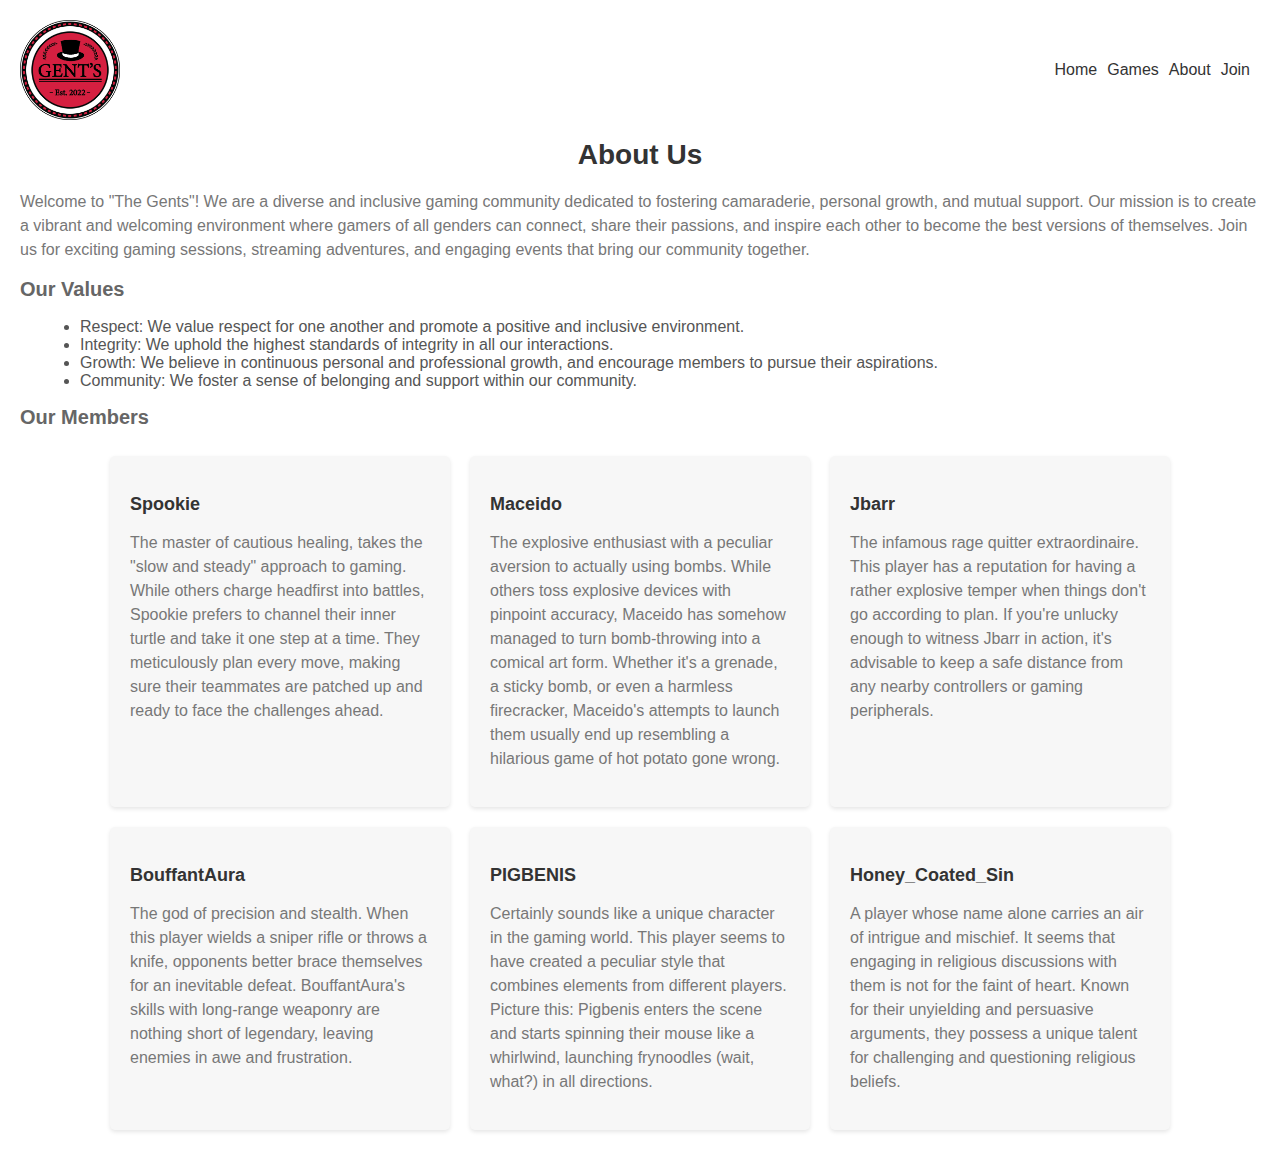
<file: about.html>
<!DOCTYPE html>
<html>
<head>
    <title>About Us</title>
    <style>
        /* CSS styles for improved UI */
        body {
            font-family: Arial, sans-serif;
            margin: 20px;
        }
        
        h1 {
            color: #333;
            font-size: 28px;
            text-align: center;
        }
        
        h2 {
            color: #666;
            font-size: 20px;
        }
        
        p {
            color: #777;
            line-height: 1.5;
        }
        
        ul {
            color: #555;
            list-style-type: disc;
            margin-left: 20px;
        }
        
        .discord-widget-container {
            display: flex;
            justify-content: center;
        }
        
        .discord-widget {
            max-width: 350px;
            width: 100%;
            height: 500px;
        }
        
        .member-cards-container {
            display: flex;
            flex-wrap: wrap;
            justify-content: center;
        }
        
        .member-card {
            background-color: #f7f7f7;
            border-radius: 5px;
            box-shadow: 0 2px 4px rgba(0, 0, 0, 0.1);
            padding: 20px;
            margin: 10px;
            max-width: 300px;
            width: 100%;
        }
        
        .member-name {
            font-size: 18px;
            font-weight: bold;
            color: #333;
            margin-bottom: 10px;
        }
        
        .member-description {
            color: #777;
            line-height: 1.5;
        }

        /* Updated Styles */
        header {
            display: flex;
            justify-content: space-between;
            align-items: center;
        }

        img.logo {
            width: 100px;
            height: 100px;
        }

        ul.navigation {
            display: flex;
            list-style-type: none;
            margin: 0;
            padding: 0;
        }

        ul.navigation li {
            margin-right: 10px;
        }

        ul.navigation li a {
            color: #333;
            text-decoration: none;
        }
        
    </style>
</head>
<body>
    <!-- Navigation Bar -->
    <header>
        <img src="logo.png" alt="Logo" class="logo">
        <nav>
            <ul class="navigation">
                <li><a href="index.html">Home</a></li>
                <li><a href="games.html">Games</a></li>
                <li><a href="about.html">About</a></li>
                <li><a href="apply.html">Join</a></li>
            </ul>
        </nav>
    </header>
    
    <!-- About Us Page -->
    <h1>About Us</h1>
    <p>Welcome to "The Gents"! We are a diverse and inclusive gaming community dedicated to fostering camaraderie, personal growth, and mutual support. Our mission is to create a vibrant and welcoming environment where gamers of all genders can connect, share their passions, and inspire each other to become the best versions of themselves. Join us for exciting gaming sessions, streaming adventures, and engaging events that bring our community together.</p>
    
    <h2>Our Values</h2>
    <ul>
        <li>Respect: We value respect for one another and promote a positive and inclusive environment.</li>
        <li>Integrity: We uphold the highest standards of integrity in all our interactions.</li>
        <li>Growth: We believe in continuous personal and professional growth, and encourage members to pursue their aspirations.</li>
        <li>Community: We foster a sense of belonging and support within our community.</li>
    </ul>
    
    <!-- Member Cards -->
    <h2>Our Members</h2>
    
    <div class="member-cards-container">
        <div class="member-card">
            <h3 class="member-name">Spookie</h3>
            <p class="member-description">The master of cautious healing, takes the "slow and steady" approach to gaming. While others charge headfirst into battles, Spookie prefers to channel their inner turtle and take it one step at a time. They meticulously plan every move, making sure their teammates are patched up and ready to face the challenges ahead.</p>
        </div>
        
        <div class="member-card">
            <h3 class="member-name">Maceido</h3>
            <p class="member-description">The explosive enthusiast with a peculiar aversion to actually using bombs. While others toss explosive devices with pinpoint accuracy, Maceido has somehow managed to turn bomb-throwing into a comical art form. Whether it's a grenade, a sticky bomb, or even a harmless firecracker, Maceido's attempts to launch them usually end up resembling a hilarious game of hot potato gone wrong.</p>
        </div>
        
        <div class="member-card">
            <h3 class="member-name">Jbarr</h3>
            <p class="member-description">The infamous rage quitter extraordinaire. This player has a reputation for having a rather explosive temper when things don't go according to plan. If you're unlucky enough to witness Jbarr in action, it's advisable to keep a safe distance from any nearby controllers or gaming peripherals.</p>
        </div>
        
        <div class="member-card">
            <h3 class="member-name">BouffantAura</h3>
            <p class="member-description"> The god of precision and stealth. When this player wields a sniper rifle or throws a knife, opponents better brace themselves for an inevitable defeat. BouffantAura's skills with long-range weaponry are nothing short of legendary, leaving enemies in awe and frustration.</p>
        </div>
        
        <div class="member-card">
            <h3 class="member-name">PIGBENIS</h3>
            <p class="member-description">Certainly sounds like a unique character in the gaming world. This player seems to have created a peculiar style that combines elements from different players. Picture this: Pigbenis enters the scene and starts spinning their mouse like a whirlwind, launching frynoodles (wait, what?) in all directions.</p>
        </div>
        
        <div class="member-card">
            <h3 class="member-name">Honey_Coated_Sin</h3>
            <p class="member-description">A player whose name alone carries an air of intrigue and mischief. It seems that engaging in religious discussions with them is not for the faint of heart. Known for their unyielding and persuasive arguments, they possess a unique talent for challenging and questioning religious beliefs.</p>
        </div>
        
        <!-- Add more member cards for other members -->
    </div>
</body>
</html>
</file>
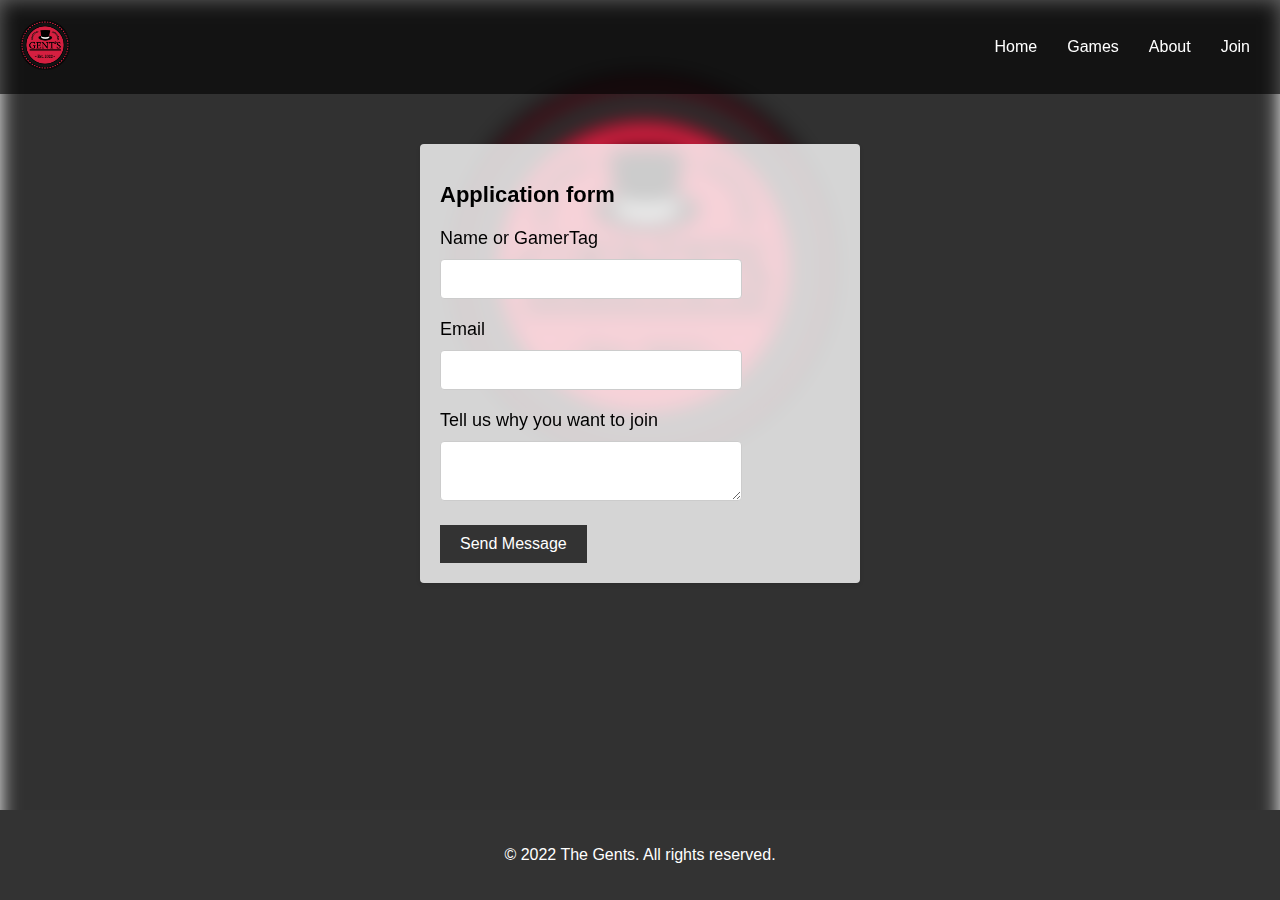
<file: apply.html>
<!DOCTYPE html>
<html>
<head>
  <meta charset="UTF-8">
  <title>Contact Uss</title>
  <link rel="stylesheet" href="applypage.css">
</head>
<body>
  <header>
    <div class="background-image"></div>
    <div class="logo">
      <img src="logo.png" alt="Logo">
    </div>
    <nav>
      <ul>
        <li><a href="index.html">Home</a></li>
        <li><a href="games.html">Games</a></li>
        <li><a href="about.html">About</a></li>
        <li><a href="apply.html">Join</a></li>
      </ul>
    </nav>
  </header>

  <main>
    <div class="card">
      <form class="contact-form" method="post" action="submit-form.php">
        <h2>Application form</h2>
        <label for="name">Name or GamerTag</label>
        <input type="text" id="name" name="name" required>

        <label for="email">Email</label>
        <input type="email" id="email" name="email" required>

        <label for="message">Tell us why you want to join</label>
        <textarea id="message" name="message" required></textarea>

        <button type="submit">Send Message</button>
      </form>
    </div>
  </main>

  <footer>
    <p>&copy; 2022 The Gents. All rights reserved.</p>
  </footer>
</body>
</html>
</file>
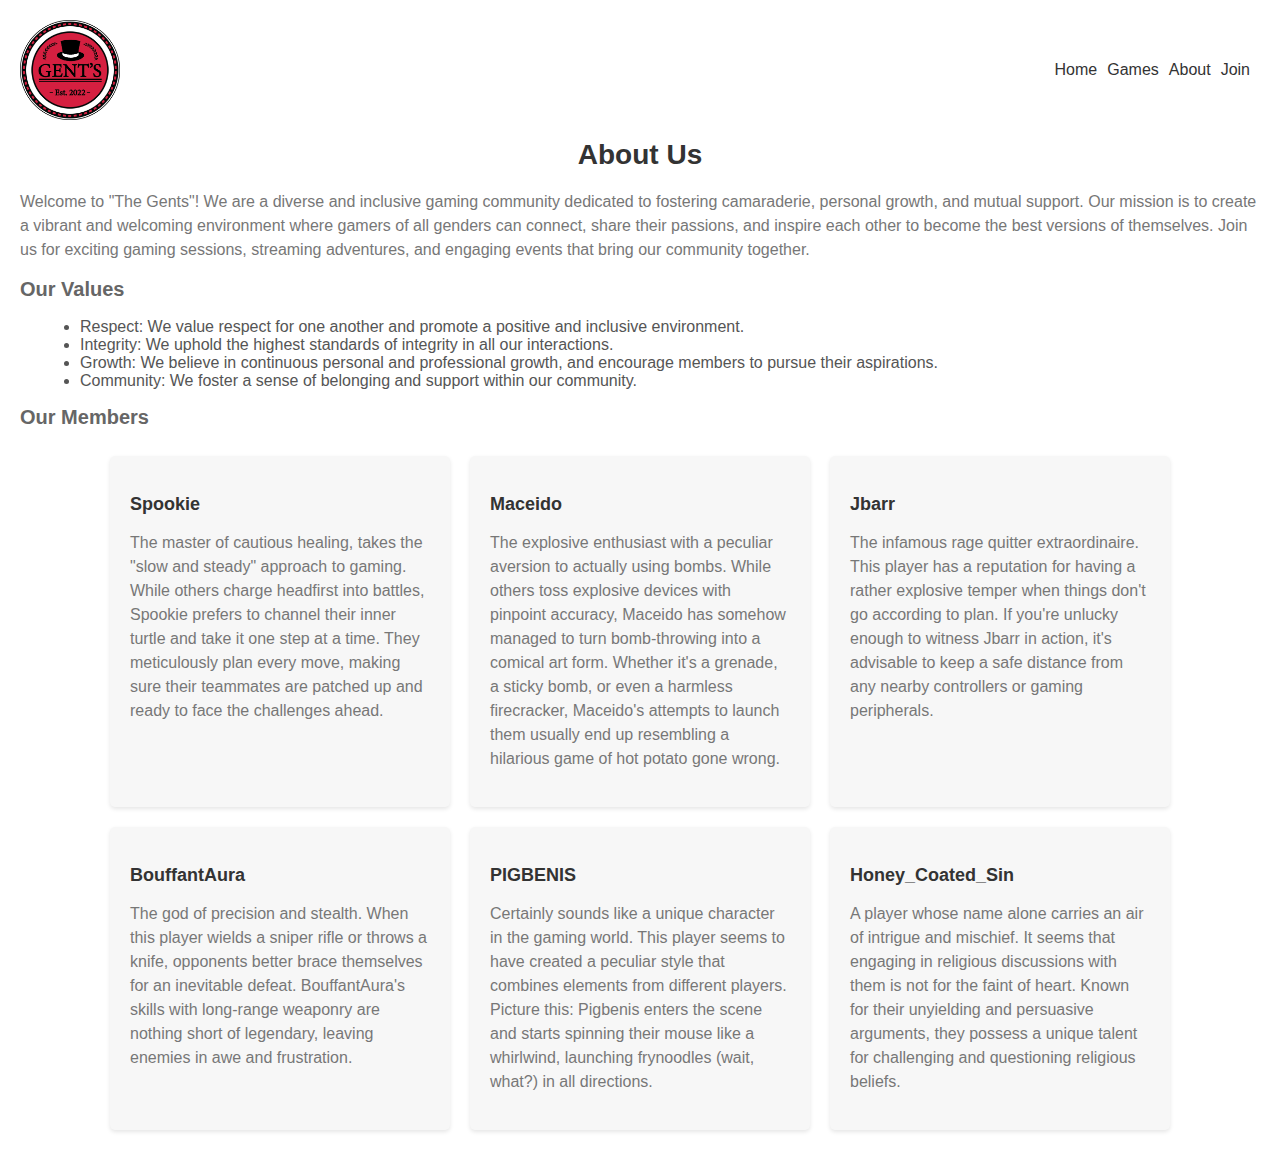
<file: discord.html>
<!DOCTYPE html>
<html>
<head>
    <title>About Us</title>
    <style>
        /* CSS styles for improved UI */
        body {
            font-family: Arial, sans-serif;
            margin: 20px;
        }
        
        h1 {
            color: #333;
            font-size: 28px;
            text-align: center;
        }
        
        h2 {
            color: #666;
            font-size: 20px;
        }
        
        p {
            color: #777;
            line-height: 1.5;
        }
        
        ul {
            color: #555;
            list-style-type: disc;
            margin-left: 20px;
        }
        
        .discord-widget-container {
            display: flex;
            justify-content: center;
        }
        
        .discord-widget {
            max-width: 350px;
            width: 100%;
            height: 500px;
        }
        
        .member-cards-container {
            display: flex;
            flex-wrap: wrap;
            justify-content: center;
        }
        
        .member-card {
            background-color: #f7f7f7;
            border-radius: 5px;
            box-shadow: 0 2px 4px rgba(0, 0, 0, 0.1);
            padding: 20px;
            margin: 10px;
            max-width: 300px;
            width: 100%;
        }
        
        .member-name {
            font-size: 18px;
            font-weight: bold;
            color: #333;
            margin-bottom: 10px;
        }
        
        .member-description {
            color: #777;
            line-height: 1.5;
        }

        /* Updated Styles */
        header {
            display: flex;
            justify-content: space-between;
            align-items: center;
        }

        img.logo {
            width: 100px;
            height: 100px;
        }

        ul.navigation {
            display: flex;
            list-style-type: none;
            margin: 0;
            padding: 0;
        }

        ul.navigation li {
            margin-right: 10px;
        }

        ul.navigation li a {
            color: #333;
            text-decoration: none;
        }
        
    </style>
</head>
<body>
    <!-- Navigation Bar -->
    <header>
        <img src="logo.png" alt="Logo" class="logo">
        <nav>
            <ul class="navigation">
                <li><a href="index.html">Home</a></li>
                <li><a href="games.html">Games</a></li>
                <li><a href="discord.html">About</a></li>
                <li><a href="apply.html">Join</a></li>
            </ul>
        </nav>
    </header>
    
    <!-- About Us Page -->
    <h1>About Us</h1>
    <p>Welcome to "The Gents"! We are a diverse and inclusive gaming community dedicated to fostering camaraderie, personal growth, and mutual support. Our mission is to create a vibrant and welcoming environment where gamers of all genders can connect, share their passions, and inspire each other to become the best versions of themselves. Join us for exciting gaming sessions, streaming adventures, and engaging events that bring our community together.</p>
    
    <h2>Our Values</h2>
    <ul>
        <li>Respect: We value respect for one another and promote a positive and inclusive environment.</li>
        <li>Integrity: We uphold the highest standards of integrity in all our interactions.</li>
        <li>Growth: We believe in continuous personal and professional growth, and encourage members to pursue their aspirations.</li>
        <li>Community: We foster a sense of belonging and support within our community.</li>
    </ul>
    
    <!-- Member Cards -->
    <h2>Our Members</h2>
    
    <div class="member-cards-container">
        <div class="member-card">
            <h3 class="member-name">Spookie</h3>
            <p class="member-description">The master of cautious healing, takes the "slow and steady" approach to gaming. While others charge headfirst into battles, Spookie prefers to channel their inner turtle and take it one step at a time. They meticulously plan every move, making sure their teammates are patched up and ready to face the challenges ahead.</p>
        </div>
        
        <div class="member-card">
            <h3 class="member-name">Maceido</h3>
            <p class="member-description">The explosive enthusiast with a peculiar aversion to actually using bombs. While others toss explosive devices with pinpoint accuracy, Maceido has somehow managed to turn bomb-throwing into a comical art form. Whether it's a grenade, a sticky bomb, or even a harmless firecracker, Maceido's attempts to launch them usually end up resembling a hilarious game of hot potato gone wrong.</p>
        </div>
        
        <div class="member-card">
            <h3 class="member-name">Jbarr</h3>
            <p class="member-description">The infamous rage quitter extraordinaire. This player has a reputation for having a rather explosive temper when things don't go according to plan. If you're unlucky enough to witness Jbarr in action, it's advisable to keep a safe distance from any nearby controllers or gaming peripherals.</p>
        </div>
        
        <div class="member-card">
            <h3 class="member-name">BouffantAura</h3>
            <p class="member-description"> The god of precision and stealth. When this player wields a sniper rifle or throws a knife, opponents better brace themselves for an inevitable defeat. BouffantAura's skills with long-range weaponry are nothing short of legendary, leaving enemies in awe and frustration.</p>
        </div>
        
        <div class="member-card">
            <h3 class="member-name">PIGBENIS</h3>
            <p class="member-description">Certainly sounds like a unique character in the gaming world. This player seems to have created a peculiar style that combines elements from different players. Picture this: Pigbenis enters the scene and starts spinning their mouse like a whirlwind, launching frynoodles (wait, what?) in all directions.</p>
        </div>
        
        <div class="member-card">
            <h3 class="member-name">Honey_Coated_Sin</h3>
            <p class="member-description">A player whose name alone carries an air of intrigue and mischief. It seems that engaging in religious discussions with them is not for the faint of heart. Known for their unyielding and persuasive arguments, they possess a unique talent for challenging and questioning religious beliefs.</p>
        </div>
        
        <!-- Add more member cards for other members -->
    </div>
</body>
</html>
</file>
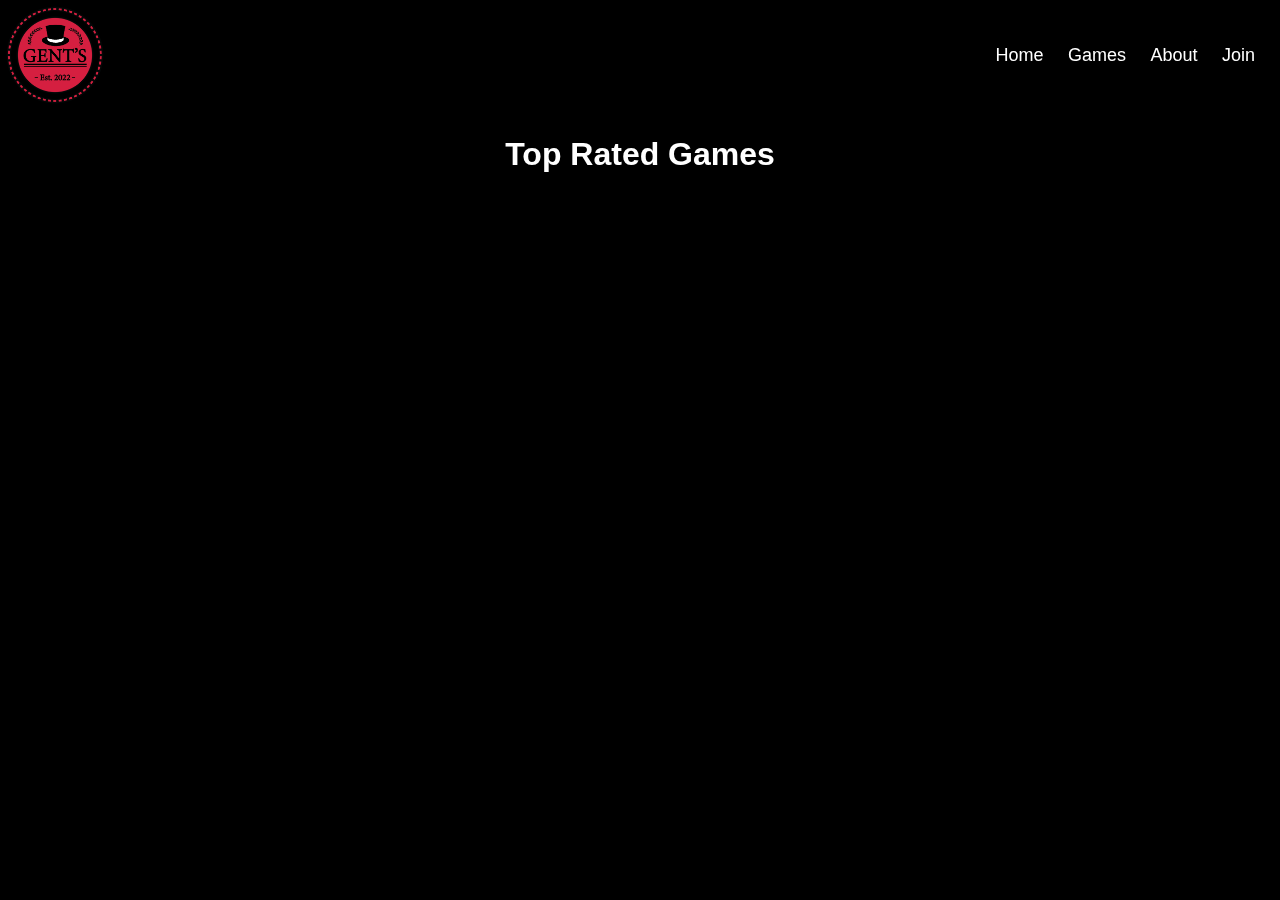
<file: games.html>
<!DOCTYPE html>
<html>
<head>
  <title>Top Rated Games</title>
  <link rel="stylesheet" href="gamepage.css">
</head>
<body>
  <div class="background-overlay"></div>

  <div id="header">
    <img src="logo.png" alt="Logo">
    <div id="navbar">
      <ul>
        <li><a href="index.html">Home</a></li>
        <li><a href="games.html">Games</a></li>
        <li><a href="about.html">About</a></li>
        <li><a href="apply.html">Join</a></li>
      </ul>
    </div>
  </div>

  <div id="top-frame">
    <h1>Top Rated Games</h1>
  </div>

  <div id="games"></div>

  <script>
    // Fetch top-rated games from API
    fetch('https://api.rawg.io/api/games?key=75be345a22ee47bfaafad517e5876553&ordering=-rating&page_size=40')
      .then(response => response.json())
      .then(data => {
        const games = data.results;
        const gamesContainer = document.getElementById('games');

        // Iterate through games and create game cards
        games.forEach(game => {
          const gameElement = document.createElement('div');
          gameElement.className = 'game';

          const image = document.createElement('img');
          image.src = game.background_image;
          image.alt = game.name;

          const title = document.createElement('h2');
          title.textContent = game.name;

          const rating = document.createElement('p');
          rating.textContent = `Rating: ${game.rating}/5`;

          gameElement.appendChild(image);
          gameElement.appendChild(title);
          gameElement.appendChild(rating);
          gamesContainer.appendChild(gameElement);

          // Set the first game card image as the background overlay
          if (games.indexOf(game) === 0) {
            const backgroundOverlay = document.querySelector('.background-overlay');
            backgroundOverlay.style.backgroundImage = `url(${game.background_image})`;
          }
        });
      })
      .catch(error => console.error(error));
  </script>
</body>
</html>
</file>
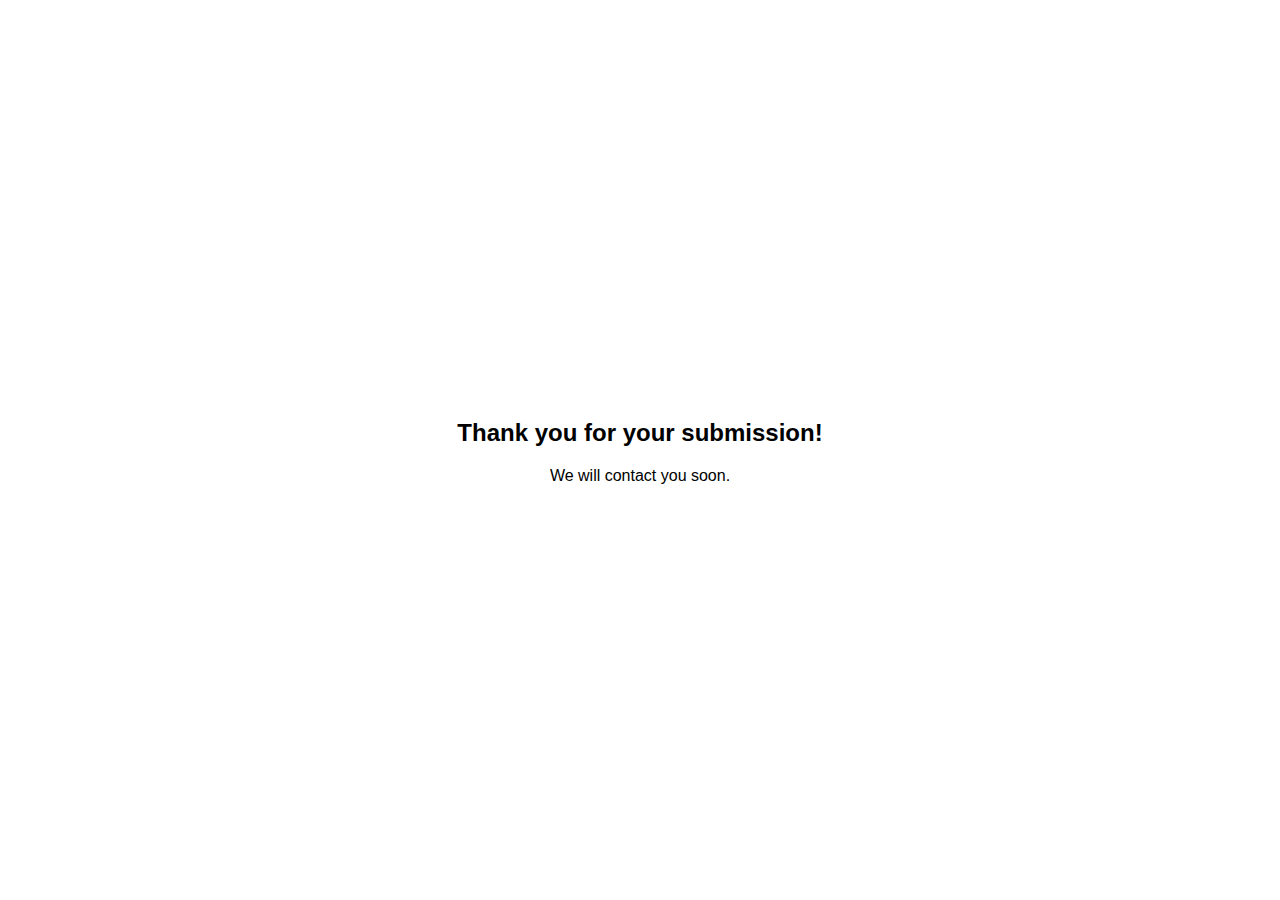
<file: thank-you.html>
<!DOCTYPE html>
<html>
<head>
  <meta charset="UTF-8">
  <title>Thank You</title>
  <style>
    body {
      display: flex;
      align-items: center;
      justify-content: center;
      height: 100vh;
      margin: 0;
      font-family: Arial, sans-serif;
    }
    
    .message {
      text-align: center;
    }
  </style>
</head>
<body>
  <div class="message">
    <h2>Thank you for your submission!</h2>
    <p>We will contact you soon.</p>
  </div>
</body>
</html>
</file>
<file: applypage.css>
/* styles.css */

body {
    font-family: Arial, sans-serif;
    margin: 0;
    padding: 0;
    background-size: cover;
    background-position: center;
    display: flex;
    flex-direction: column;
    min-height: 100vh;
  }

  .background-image {
    position: fixed;
    top: 0;
    left: 0;
    width: 100%;
    height: 100%;
    background-image: url('background.png'); /* Replace with your image path */
    background-size: cover;
    filter: blur(10px);
    z-index: -1;
  }
  
  header {
    background-color: rgba(0, 0, 0, 0.6); /* Add transparency to the background color */
    color: #fff;
    padding: 20px;
    display: flex;
    justify-content: space-between;
    align-items: center;
  }
  
  .logo img {
    max-height: 50px;
  }
  
  nav ul {
    list-style-type: none;
    margin: 0;
    padding: 0;
    display: flex;
  }
  
  nav ul li {
    margin-left: 10px;
  }
  
  nav ul li a {
    color: #fff;
    text-decoration: none;
    padding: 5px 10px;
  }
  
  main {
    flex: 1;
    display: flex;
    justify-content: center;
    align-items: flex-start;
    padding: 50px;
  }
  
  .contact-info {
    margin-right: 50px;
  }
  
  .contact-info h2 {
    font-size: 24px;
    margin-bottom: 20px;
  }
  
  .contact-info p {
    margin-bottom: 10px;
  }
  
  .card {
    background-color: rgba(255 255, 255, 0.8);
    border-radius: 4px;
    box-shadow: 0 2px 4px rgba(0, 0, 0, 0.1);
    padding: 20px;
    width: 400px;
  }
  
  .contact-form h2 {
    font-size: 22px;
    margin-bottom: 20px;
  
  }
  
  .contact-form label {
    display: block;
    margin-bottom: 10px;
    font-size: 18px;
    
  }
  
  .contact-form input,
  .contact-form textarea {
    width: 70%;
    padding: 10px;
    font-size: 16px;
    margin-bottom: 20px;
    border: 1px solid #ccc;
    border-radius: 4px;
  }
  
  .contact-form button {
    background-color: #333;
    color: #fff;
    border: none;
    padding: 10px 20px;
    font-size: 16px;
    cursor: pointer;
  }
  
  footer {
    background-color: #333;
    color: #fff;
    padding: 20px;
    text-align: center;
  }
</file>
<file: gamepage.css>
body {
  margin: 0;
  padding: 0;
  background-color: #000000;
  color: #ffffff;
  font-family: 'Colinas', Arial, sans-serif;
  overflow-x: hidden;
}

#header {
  padding: 5px;
  display: flex;
  justify-content: space-between;
  align-items: center;
}

#header img {
  width: 100px;
  height: 100px;
}

#navbar ul {
  list-style-type: none;
  margin: 0;
  padding: 0;
  text-align: center;
}

#navbar li {
  display: inline-block;
  margin-right: 20px;
}

#navbar li a {
  color: #ffffff;
  text-decoration: none;
  font-size: 18px;
}

#navbar li a:hover {
  color: #e47d08;
}

#top-frame {
  padding: 5px;
  text-align: center;
}

#games {
  display: grid;
  grid-template-columns: repeat(auto-fit, minmax(250px, 1fr));
  gap: 20px;
  padding: 20px;
}

.game {
  background-color: rgba(12, 12, 12, 0.5);
  padding: 20px;
  text-align: center;
}

.game img {
  width: 150px;
  height: 150px;
  margin-bottom: 0px;
}

.background-overlay {
  position: fixed;
  top: 0;
  left: 0;
  width: 100%;
  height: 100%;
  z-index: -1;
  background-position: center;
  background-repeat: no-repeat;
  background-size: cover;
  filter: blur(10px); /* Adjust the blur value as desired */
  opacity: 0.7; /* Adjust the overlay opacity as desired */
  pointer-events: none; /* Allow interactions to pass through the overlay */
}
</file>
